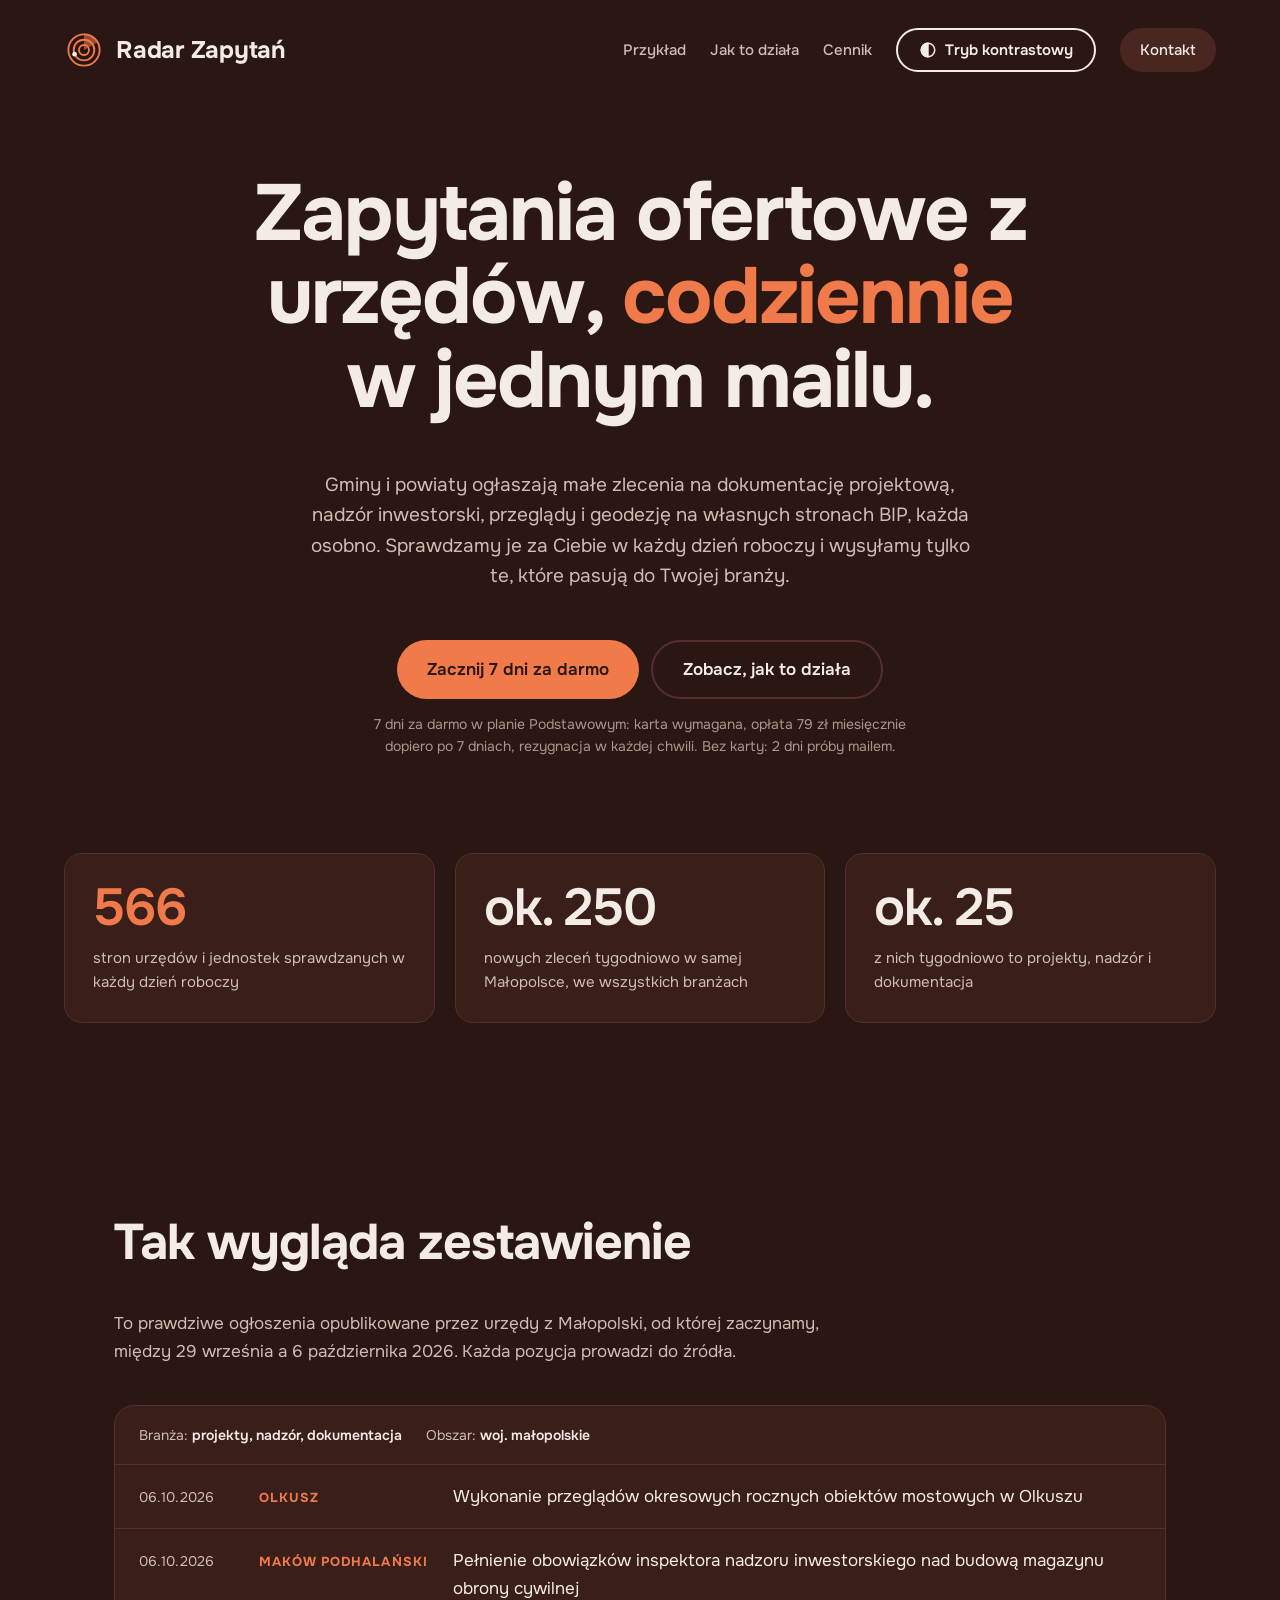
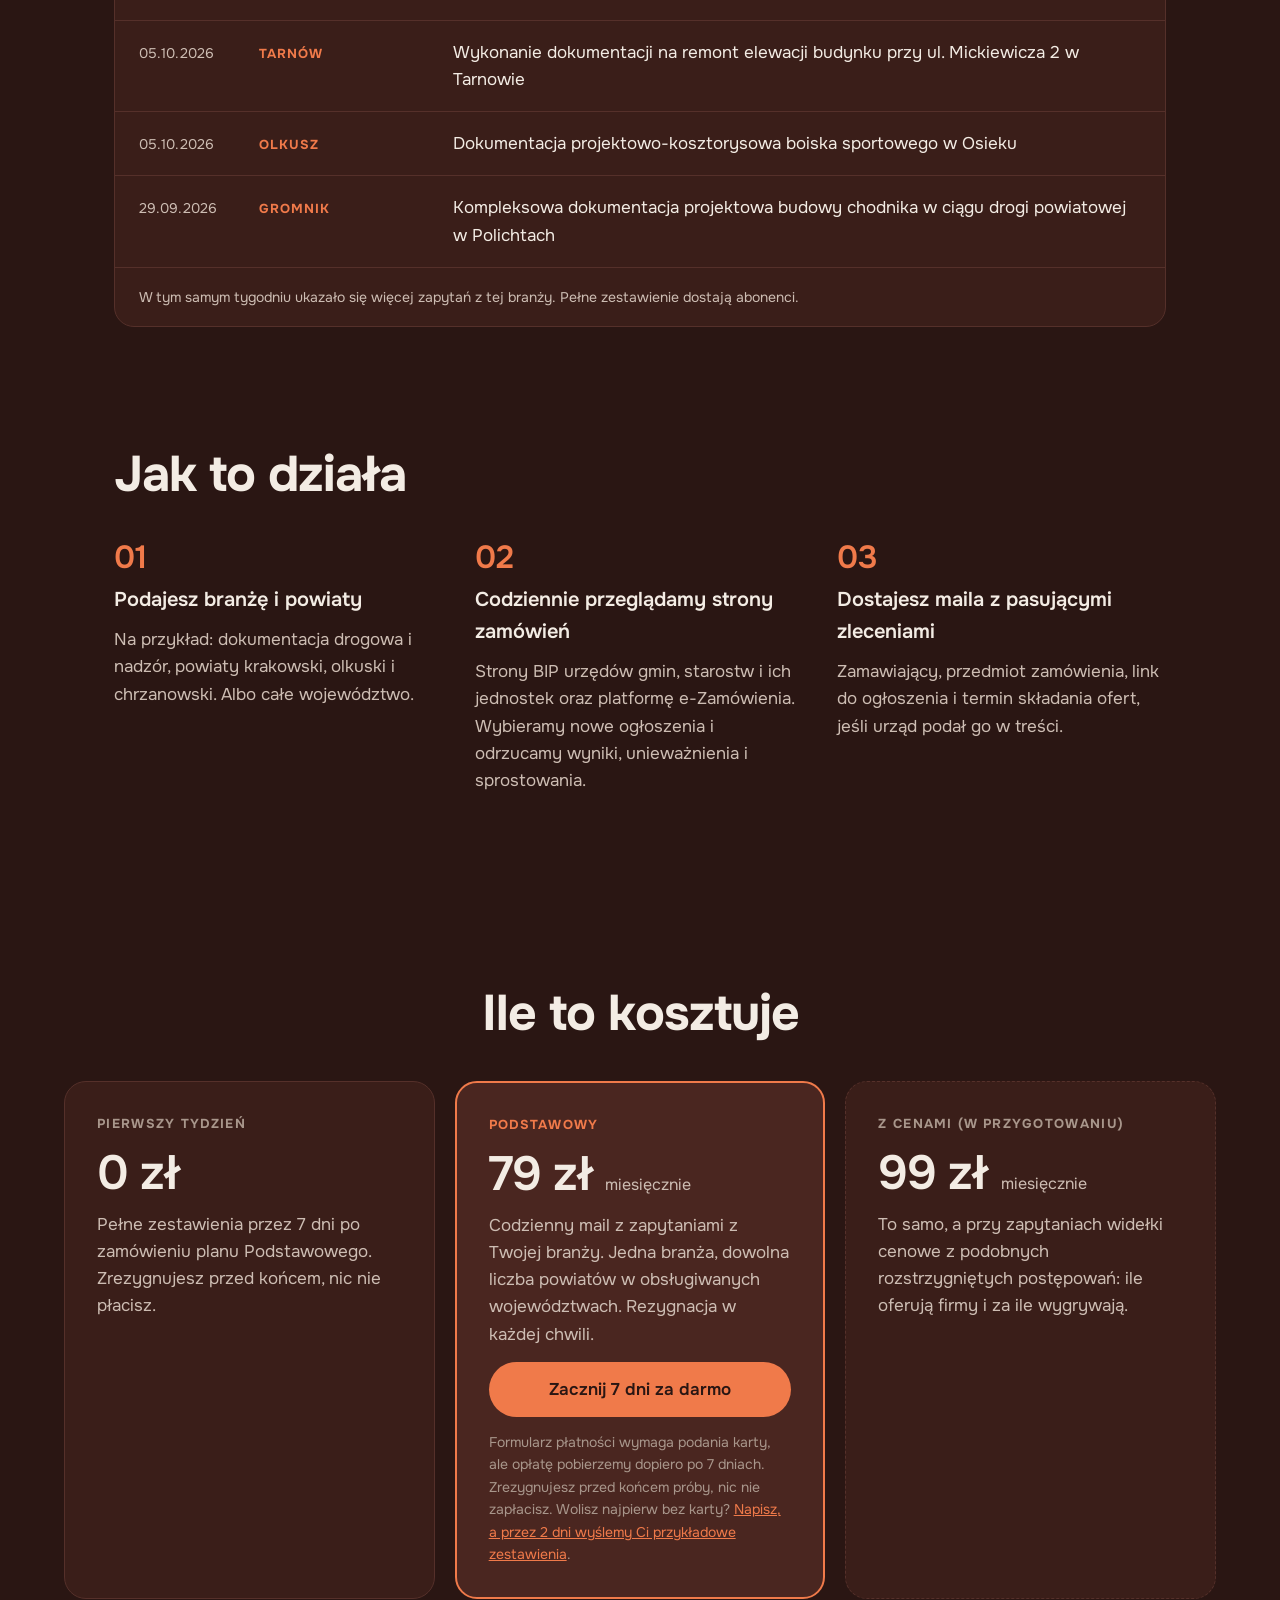
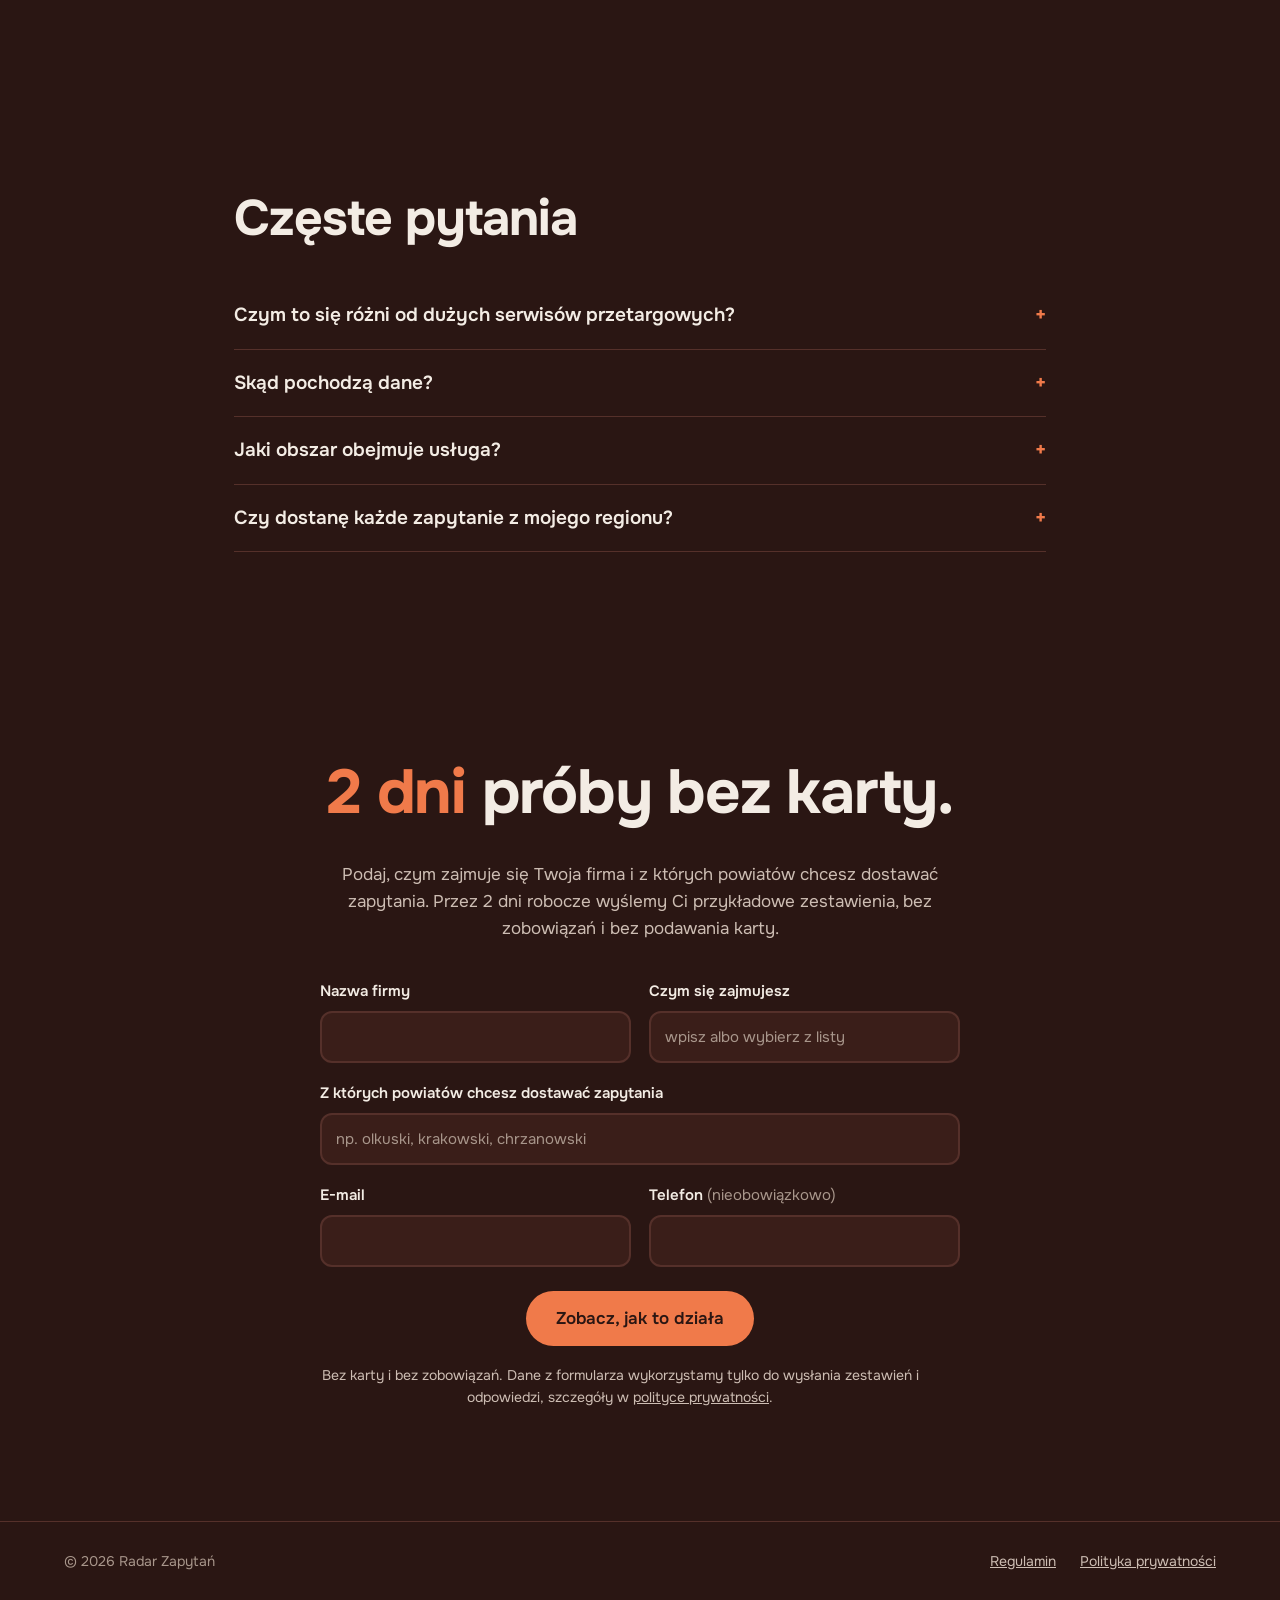
<file: index.html>
<!doctype html>
<html lang="pl">
<head>
<meta charset="utf-8">
<meta name="viewport" content="width=device-width, initial-scale=1">
<title>Radar Zapytań</title>
<link rel="icon" href="favicon.svg" type="image/svg+xml">
<link rel="icon" href="favicon-32.png" sizes="32x32" type="image/png">
<link rel="apple-touch-icon" href="apple-touch-icon.png">
<meta name="description" content="Codzienne zestawienie zapytań ofertowych z urzędów gmin i powiatów dla biur projektowych, inspektorów nadzoru i geodetów.">
<meta name="theme-color" content="#2A1613">
<link rel="preconnect" href="https://fonts.googleapis.com">
<link rel="preconnect" href="https://fonts.gstatic.com" crossorigin>
<link rel="stylesheet" href="https://fonts.googleapis.com/css2?family=Onest:wght@400;500;600;700;800&display=swap">
<script>
/* Tryb kontrastowy zapamiętany w przeglądarce odwiedzającego */
try{if(localStorage.getItem('rz-kontrast')==='1'){document.documentElement.classList.add('hc')}}catch(e){}
</script>
<style>
:root{
  --bg:#2A1613; --surface:#3A1E19; --surface2:#4A2620; --line:#55302A;
  --fg:#F3ECE4; --muted:#CDBDB3; --faint:#A8968B;
  --accent:#F07A4A; --accent-fg:#2A1613; --pill:#4A2620; --pill-fg:#F3ECE4;
  --logo:#F07A4A; --logo-dot:#F3ECE4;
  --w-head:700; --w-nav:500;
  color-scheme:dark;
}
html.hc{
  --bg:#2B2126; --surface:#45373E; --surface2:#5E1F3B; --line:#6A5560;
  --fg:#FCDFBD; --muted:#F3D6B3; --faint:#E2C6A4;
  --accent:#F5B04B; --accent-fg:#2B2126; --pill:#E00B5B; --pill-fg:#FFFFFF;
  --logo:#F5B04B; --logo-dot:#E00B5B;
  --w-head:700; --w-nav:500;
}
*{box-sizing:border-box}
html{-webkit-text-size-adjust:100%}
body{margin:0;background:var(--bg);color:var(--fg);font:400 17px/1.6 "Onest",system-ui,"Segoe UI",Arial,sans-serif}
a{color:var(--accent)}
a:hover{opacity:.9}
:focus-visible{outline:3px solid var(--accent);outline-offset:3px}
.wrap{max-width:1200px;margin:0 auto;padding-inline:24px}
.narrow{max-width:1100px}
header.top{display:flex;align-items:center;justify-content:space-between;gap:16px;flex-wrap:wrap;padding-block:28px}
.brand{display:flex;align-items:center;gap:12px;text-decoration:none;color:var(--fg);font-size:24px;font-weight:var(--w-head);letter-spacing:-.01em}
.brand svg{width:40px;height:40px;flex:none}
nav.menu{display:flex;gap:24px;align-items:center;flex-wrap:wrap;font-size:15px;font-weight:var(--w-nav)}
nav.menu a.lnk{color:var(--muted);text-decoration:none}
nav.menu a.lnk:hover{color:var(--fg)}
.btn-hc{background:transparent;color:var(--fg);border:2px solid var(--fg);font:inherit;font-weight:600;padding:8px 18px;border-radius:999px;min-height:44px;cursor:pointer;display:inline-flex;align-items:center;gap:8px;min-width:200px;justify-content:center}
.pill{background:var(--pill);color:var(--pill-fg);text-decoration:none;padding:10px 20px;border-radius:999px;min-height:44px;display:inline-flex;align-items:center}
.cta{background:var(--accent);color:var(--accent-fg);text-decoration:none;font-weight:600;padding:14px 30px;border-radius:999px;min-height:48px;display:inline-flex;align-items:center;justify-content:center}
.hero{max-width:1100px;margin:0 auto;padding:72px 24px 96px;text-align:center;display:flex;flex-direction:column;align-items:center;gap:48px}
h1{margin:0;font-weight:var(--w-head);font-size:clamp(40px,6.2vw,80px);line-height:1.05;letter-spacing:-.025em;text-wrap:balance}
h2{margin:0;font-weight:var(--w-head);font-size:clamp(32px,4.2vw,50px);line-height:1.1;letter-spacing:-.02em}
h3{margin:0;font-size:20px;font-weight:600}
.hl{color:var(--accent)}
.lead{margin:0;max-width:680px;font-size:19px;color:var(--muted)}
.cta-box{display:flex;flex-direction:column;align-items:center;gap:14px}
.cta-row{display:flex;gap:12px;flex-wrap:wrap;justify-content:center}
.cta.ghost{background:transparent;color:var(--fg);border:2px solid var(--line)}
.cta.ghost:hover{border-color:var(--fg)}
.cta-box .note{max-width:560px}
.note{font-size:14px;color:var(--faint)}
.stats{display:grid;grid-template-columns:repeat(auto-fit,minmax(240px,1fr));gap:20px;padding-bottom:96px}
.card{background:var(--surface);border:1px solid var(--line);border-radius:18px;padding:28px}
.big{font-weight:600;font-size:52px;line-height:1;letter-spacing:-.02em}
.card p{margin:12px 0 0;color:var(--muted);font-size:15px}
section.block{padding-block:96px}
.stack{display:flex;flex-direction:column;gap:40px}
.muted{color:var(--muted)}
.report{background:var(--surface);border:1px solid var(--line);border-radius:20px;overflow:hidden}
.report .meta{display:flex;flex-wrap:wrap;gap:8px 24px;padding:18px 24px;border-bottom:1px solid var(--line);font-size:14px;color:var(--muted)}
.report .meta strong{color:var(--fg);font-weight:600}
.report a.row{display:flex;flex-wrap:wrap;gap:6px 24px;align-items:baseline;padding:18px 24px;border-bottom:1px solid var(--line);text-decoration:none;color:var(--fg)}
.report a.row:hover{background:var(--surface2)}
.report .d{font-size:14px;color:var(--muted);min-width:96px}
.report .p{font-size:13px;letter-spacing:.08em;font-weight:700;color:var(--accent);min-width:170px}
.report .t{flex:1 1 360px}
.report .foot{padding:18px 24px;font-size:14px;color:var(--muted)}
.steps{display:grid;grid-template-columns:repeat(auto-fit,minmax(260px,1fr));gap:32px}
.step{display:flex;flex-direction:column;gap:10px}
.step .n{font-size:32px;font-weight:600;color:var(--accent);line-height:1}
.step p{margin:0;color:var(--muted)}
.prices{display:grid;grid-template-columns:repeat(auto-fit,minmax(280px,1fr));gap:20px;align-items:stretch}
.price{background:var(--surface);border:1px solid var(--line);border-radius:22px;padding:32px;display:flex;flex-direction:column;gap:14px}
.price.main{background:var(--surface2);border:2px solid var(--accent)}
.price.soon{border-style:dashed}
.price .lab{font-size:13px;letter-spacing:.1em;font-weight:700;color:var(--faint)}
.price.main .lab{color:var(--accent)}
.price .amt{font-weight:600;font-size:48px;line-height:1;letter-spacing:-.02em}
.price .amt small{font-size:16px;font-weight:400;letter-spacing:0;color:var(--muted)}
.price p{margin:0;color:var(--muted)}
.price .cta{margin-top:auto}
.faq{max-width:860px;margin:0 auto;padding:96px 24px}
.faq h2{margin-bottom:36px}
details{border-bottom:1px solid var(--line);padding:18px 0}
summary{cursor:pointer;list-style:none;font-size:19px;font-weight:600}
summary::-webkit-details-marker{display:none}
summary::after{content:"+";float:right;color:var(--accent);font-weight:700}
details[open] summary::after{content:"–"}
details p{margin:12px 0 0;color:var(--muted)}
.contact{max-width:900px;margin:0 auto;padding:112px 24px;text-align:center;display:flex;flex-direction:column;align-items:center;gap:36px}
.contact p{margin:0;max-width:600px;color:var(--muted)}
.form{width:100%;max-width:640px;display:flex;flex-direction:column;gap:18px;text-align:left}
.form label{display:flex;flex-direction:column;gap:8px;font-weight:600;font-size:15px;color:var(--fg)}
.form .opt{font-weight:400;color:var(--faint)}
.form input{font:inherit;font-weight:400;color:var(--fg);background:var(--surface);border:2px solid var(--line);border-radius:12px;padding:12px 14px;min-height:48px;width:100%;box-sizing:border-box}
.form input::placeholder{color:var(--faint)}
.form input:focus{outline:none;border-color:var(--accent)}
.form .row2{display:grid;grid-template-columns:1fr 1fr;gap:18px}
.form button.cta{border:0;font:inherit;font-weight:600;cursor:pointer;align-self:center;margin-top:6px}
.form button.cta[disabled]{opacity:.6;cursor:wait}
.form .form-msg{text-align:center;margin:0}
.form .form-msg a{color:inherit}
.form .bad{border-color:#E5484D}
.hp{position:absolute;left:-9999px;width:1px;height:1px;opacity:0}
@media(max-width:640px){.form .row2{grid-template-columns:1fr}}
footer.bottom{border-top:1px solid var(--line)}
footer .wrap{display:flex;flex-wrap:wrap;gap:12px 28px;justify-content:space-between;padding-block:28px;font-size:14px;color:var(--faint)}
footer .links{display:flex;gap:24px;flex-wrap:wrap}
footer .links a{color:var(--muted)}
@media (max-width:640px){
  nav.menu a.lnk{display:none}
  .hero{padding-top:40px;gap:36px}
  section.block{padding-block:64px}
}
</style>
</head>
<body>

<header class="wrap top">
  <a class="brand" href="#" aria-label="Radar Zapytań – strona główna">
    <svg viewBox="0 0 256 256" aria-hidden="true"><circle cx="128" cy="128" r="100" fill="none" stroke="var(--logo)" stroke-width="12"/><circle cx="128" cy="128" r="66" fill="none" stroke="var(--logo)" stroke-width="12"/><circle cx="128" cy="128" r="32" fill="none" stroke="var(--logo)" stroke-width="12"/><path d="M128 128 L128 22 A106 106 0 0 1 219.8 75.0 Z" fill="var(--logo)" opacity="0.55"/><circle cx="67.7" cy="154.8" r="15" fill="var(--logo-dot)"/></svg>
    <span>Radar Zapytań</span>
  </a>
  <nav class="menu" aria-label="Menu">
    <a class="lnk" href="#przyklad">Przykład</a>
    <a class="lnk" href="#jak">Jak to działa</a>
    <a class="lnk" href="#cennik">Cennik</a>
    <button type="button" class="btn-hc" id="btn-hc" aria-pressed="false">
      <svg viewBox="0 0 24 24" width="18" height="18" aria-hidden="true" fill="none" stroke="currentColor" stroke-width="2"><circle cx="12" cy="12" r="9"/><path d="M12 3a9 9 0 0 0 0 18z" fill="currentColor"/></svg>
      <span id="hc-label">Tryb kontrastowy</span>
    </button>
    <a class="pill" href="#kontakt">Kontakt</a>
  </nav>
</header>

<main>
<section class="hero">
  <h1>Zapytania ofertowe z urzędów, <span class="hl">codziennie</span> w jednym mailu.</h1>
  <p class="lead">Gminy i powiaty ogłaszają małe zlecenia na dokumentację projektową, nadzór inwestorski, przeglądy i geodezję na własnych stronach BIP, każda osobno. Sprawdzamy je za Ciebie w każdy dzień roboczy i wysyłamy tylko te, które pasują do Twojej branży.</p>
  <div class="cta-box">
    <div class="cta-row">
      <a class="cta" href="https://buy.stripe.com/28E7sKctQ4sN3mMg6p4Rq00">Zacznij 7 dni za darmo</a>
      <a class="cta ghost" href="#kontakt">Zobacz, jak to działa</a>
    </div>
    <span class="note">7 dni za darmo w planie Podstawowym: karta wymagana, opłata 79 zł miesięcznie dopiero po 7 dniach, rezygnacja w każdej chwili. Bez karty: 2 dni próby mailem.</span>
  </div>
</section>

<div class="wrap">
  <div class="stats">
    <div class="card"><div class="big hl">566</div><p>stron urzędów i jednostek sprawdzanych w każdy dzień roboczy</p></div>
    <div class="card"><div class="big">ok. 250</div><p>nowych zleceń tygodniowo w samej Małopolsce, we wszystkich branżach</p></div>
    <div class="card"><div class="big">ok. 25</div><p>z nich tygodniowo to projekty, nadzór i dokumentacja</p></div>
  </div>
</div>

<section id="przyklad" class="block">
  <div class="wrap narrow stack">
    <h2>Tak wygląda zestawienie</h2>
    <p class="muted" style="margin:0;max-width:720px">To prawdziwe ogłoszenia opublikowane przez urzędy z Małopolski, od której zaczynamy, między 29 września a 6 października 2026. Każda pozycja prowadzi do źródła.</p>
    <div class="report">
      <div class="meta"><span>Branża: <strong>projekty, nadzór, dokumentacja</strong></span><span>Obszar: <strong>woj. małopolskie</strong></span></div>
      <a class="row" href="https://bip.malopolska.pl/umigolkusz,a,2943578,wykonanie-przegladow-okresowych-rocznych-obiektow-mostowych-w-olkuszu.html"><span class="d">06.10.2026</span><span class="p">OLKUSZ</span><span class="t">Wykonanie przeglądów okresowych rocznych obiektów mostowych w Olkuszu</span></a>
      <a class="row" href="https://bip.malopolska.pl/ummakowpodhalanski,a,2942583,pelnienie-obowiazkow-inspektora-nadzoru-inwestorskiego-nad-robotami-budowlanymi-do-zadania-pn-budowa.html"><span class="d">06.10.2026</span><span class="p">MAKÓW PODHALAŃSKI</span><span class="t">Pełnienie obowiązków inspektora nadzoru inwestorskiego nad budową magazynu obrony cywilnej</span></a>
      <a class="row" href="https://bip.malopolska.pl/umtarnow,a,2935955,wykonanie-dokumentacji-na-remont-elewacji-budynku-przy-ul-mickiewicza-2-w-tarnowie.html"><span class="d">05.10.2026</span><span class="p">TARNÓW</span><span class="t">Wykonanie dokumentacji na remont elewacji budynku przy ul. Mickiewicza 2 w Tarnowie</span></a>
      <a class="row" href="https://bip.malopolska.pl/umigolkusz,a,2926338,wykonanie-dokumentacji-projektowo-kosztorysowej-dla-zadania-projekt-boiska-sportowego-w-osieku.html"><span class="d">05.10.2026</span><span class="p">OLKUSZ</span><span class="t">Dokumentacja projektowo-kosztorysowa boiska sportowego w Osieku</span></a>
      <a class="row" href="https://bip.malopolska.pl/uggromnik,a,2917947,zapytanie-ofertowe-pn-opracowanie-kompleksowej-dokumentacji-projektowej-na-budowe-chodnika-w-ciagu-d.html"><span class="d">29.09.2026</span><span class="p">GROMNIK</span><span class="t">Kompleksowa dokumentacja projektowa budowy chodnika w ciągu drogi powiatowej w Polichtach</span></a>
      <div class="foot">W tym samym tygodniu ukazało się więcej zapytań z tej branży. Pełne zestawienie dostają abonenci.</div>
    </div>
  </div>
</section>

<section id="jak" class="block" style="padding-top:24px">
  <div class="wrap narrow stack">
    <h2>Jak to działa</h2>
    <div class="steps">
      <div class="step"><span class="n">01</span><h3>Podajesz branżę i powiaty</h3><p>Na przykład: dokumentacja drogowa i nadzór, powiaty krakowski, olkuski i chrzanowski. Albo całe województwo.</p></div>
      <div class="step"><span class="n">02</span><h3>Codziennie przeglądamy strony zamówień</h3><p>Strony BIP urzędów gmin, starostw i ich jednostek oraz platformę e-Zamówienia. Wybieramy nowe ogłoszenia i odrzucamy wyniki, unieważnienia i sprostowania.</p></div>
      <div class="step"><span class="n">03</span><h3>Dostajesz maila z pasującymi zleceniami</h3><p>Zamawiający, przedmiot zamówienia, link do ogłoszenia i termin składania ofert, jeśli urząd podał go w treści.</p></div>
    </div>
  </div>
</section>

<section id="cennik" class="block">
  <div class="wrap stack">
    <h2 style="text-align:center">Ile to kosztuje</h2>
    <div class="prices">
      <div class="price">
        <span class="lab">PIERWSZY TYDZIEŃ</span>
        <span class="amt">0 zł</span>
        <p>Pełne zestawienia przez 7 dni po zamówieniu planu Podstawowego. Zrezygnujesz przed końcem, nic nie płacisz.</p>
      </div>
      <div class="price main">
        <span class="lab">PODSTAWOWY</span>
        <span class="amt">79 zł <small>miesięcznie</small></span>
        <p>Codzienny mail z zapytaniami z Twojej branży. Jedna branża, dowolna liczba powiatów w obsługiwanych województwach. Rezygnacja w każdej chwili.</p>
        <a class="cta" href="https://buy.stripe.com/28E7sKctQ4sN3mMg6p4Rq00">Zacznij 7 dni za darmo</a>
        <span class="note">Formularz płatności wymaga podania karty, ale opłatę pobierzemy dopiero po 7 dniach. Zrezygnujesz przed końcem próby, nic nie zapłacisz. Wolisz najpierw bez karty? <a href="#kontakt">Napisz, a przez 2 dni wyślemy Ci przykładowe zestawienia</a>.</span>
      </div>
      <div class="price soon">
        <span class="lab">Z CENAMI (W PRZYGOTOWANIU)</span>
        <span class="amt">99 zł <small>miesięcznie</small></span>
        <p>To samo, a przy zapytaniach widełki cenowe z podobnych rozstrzygniętych postępowań: ile oferują firmy i za ile wygrywają.</p>
      </div>
    </div>
  </div>
</section>

<section class="faq">
  <h2>Częste pytania</h2>
  <details><summary>Czym to się różni od dużych serwisów przetargowych?</summary><p>Oprócz ogłoszeń z Biuletynu Zamówień Publicznych sprawdzamy małe zamówienia poniżej progu ustawowego, który od 2026 roku wynosi 170 tys. zł netto. Takie zlecenia trafiają tylko na stronę urzędu i zwykle startuje w nich kilka firm. W naszym teście z 1–8 października 2026 około 40% zapytań znalezionych na stronach BIP nie było w jednym z dużych serwisów przetargowych.</p></details>
  <details><summary>Skąd pochodzą dane?</summary><p>Wyłącznie z publicznych stron Biuletynu Informacji Publicznej urzędów i ich jednostek. Niczego nie zmieniamy w treści ogłoszeń, a każda pozycja ma link do oryginału.</p></details>
  <details><summary>Jaki obszar obejmuje usługa?</summary><p>Zaczęliśmy od województwa małopolskiego i stopniowo dodajemy kolejne. Jeśli interesuje Cię inny region, napisz, a damy znać, kiedy go uruchomimy. W Małopolsce nie obejmujemy jeszcze urzędów miast Krakowa, Nowego Sącza i Zakopanego, które prowadzą BIP w osobnych systemach.</p></details>
  <details><summary>Czy dostanę każde zapytanie z mojego regionu?</summary><p>Nie możemy tego obiecać. Część urzędów wysyła zapytania bezpośrednio do wybranych firm i nie publikuje ich na stronie. Dostajesz wszystko, co ukazało się w sprawdzanych przez nas sekcjach zamówień.</p></details>
</section>

<section id="kontakt" class="contact">
  <h2 style="font-size:clamp(36px,5vw,62px);line-height:1.05"><span class="hl">2 dni</span> próby bez karty.</h2>
  <p>Podaj, czym zajmuje się Twoja firma i z których powiatów chcesz dostawać zapytania. Przez 2 dni robocze wyślemy Ci przykładowe zestawienia, bez zobowiązań i bez podawania karty.</p>
  <form class="form" id="form-proba" action="https://api.web3forms.com/submit" method="POST" novalidate>
    <input type="hidden" name="access_key" value="1658210f-44ff-498b-a741-18593de4dcaa">
    <input type="hidden" name="subject" value="2 dni próby – nowe zgłoszenie (Radar Zapytań)">
    <input type="hidden" name="from_name" value="Radar Zapytań – formularz">
    <input type="checkbox" name="botcheck" class="hp" tabindex="-1" autocomplete="off" aria-hidden="true">
    <div class="row2">
      <label>Nazwa firmy<input name="firma" required autocomplete="organization"></label>
      <label>Czym się zajmujesz<input name="branza" list="branze" required autocomplete="off" placeholder="wpisz albo wybierz z listy"></label>
      <datalist id="branze">
        <option value="Biuro projektowe / architekt">
        <option value="Projekty drogowe">
        <option value="Projekty instalacyjne i sanitarne">
        <option value="Projekty elektryczne">
        <option value="Inspektor nadzoru">
        <option value="Geodeta">
        <option value="Kosztorysant">
      </datalist>
    </div>
    <label>Z których powiatów chcesz dostawać zapytania<input name="powiaty" required placeholder="np. olkuski, krakowski, chrzanowski"></label>
    <div class="row2">
      <label>E-mail<input type="email" name="email" required autocomplete="email"></label>
      <label><span>Telefon <span class="opt">(nieobowiązkowo)</span></span><input type="tel" name="telefon" autocomplete="tel"></label>
    </div>
    <button type="submit" class="cta" id="btn-proba">Zobacz, jak to działa</button>
    <p class="note form-msg" id="proba-note" aria-live="polite">Bez karty i bez zobowiązań. Dane z formularza wykorzystamy tylko do wysłania zestawień i odpowiedzi, szczegóły w <a href="polityka-prywatnosci.html">polityce prywatności</a>.</p>
  </form>
</section>
</main>

<footer class="bottom">
  <div class="wrap">
    <span>© 2026 Radar Zapytań</span>
    <span class="links"><a href="regulamin.html">Regulamin</a><a href="polityka-prywatnosci.html">Polityka prywatności</a></span>
  </div>
</footer>

<script>
(function(){
  var root=document.documentElement, btn=document.getElementById('btn-hc'), label=document.getElementById('hc-label');
  function sync(){var on=root.classList.contains('hc');btn.setAttribute('aria-pressed',on?'true':'false');label.textContent=on?'Tryb zwykły':'Tryb kontrastowy';}
  btn.addEventListener('click',function(){root.classList.toggle('hc');try{localStorage.setItem('rz-kontrast',root.classList.contains('hc')?'1':'0')}catch(e){}sync();});
  sync();
  var form=document.getElementById('form-proba'), btn2=document.getElementById('btn-proba'), note=document.getElementById('proba-note');
  form.addEventListener('submit',function(e){
    e.preventDefault();
    var ok=true;
    Array.prototype.forEach.call(form.querySelectorAll('[required]'),function(el){var bad=!el.value.trim()||(el.type==='email'&&!/^[^@\s]+@[^@\s]+\.[^@\s]+$/.test(el.value.trim()));el.classList.toggle('bad',bad);if(bad&&ok){el.focus();ok=false;}});
    if(!ok){note.textContent='Uzupełnij zaznaczone pola.';return;}
    btn2.disabled=true; note.textContent='Wysyłam…';
    fetch(form.action,{method:'POST',headers:{'Accept':'application/json'},body:new FormData(form)})
      .then(function(r){return r.json()})
      .then(function(d){
        if(d&&d.success){form.innerHTML='<h3 style="margin:0;text-align:center;font-size:24px">Dziękujemy, zgłoszenie dotarło.</h3><p style="text-align:center;margin:0 auto">Odezwiemy się mailem i wyślemy pierwsze przykładowe zestawienie.</p>';}
        else{throw 0;}
      })
      .catch(function(){btn2.disabled=false;note.textContent='Nie udało się wysłać. Spróbuj ponownie za chwilę.';});
  });
})();
</script>
</body>
</html>
</file>
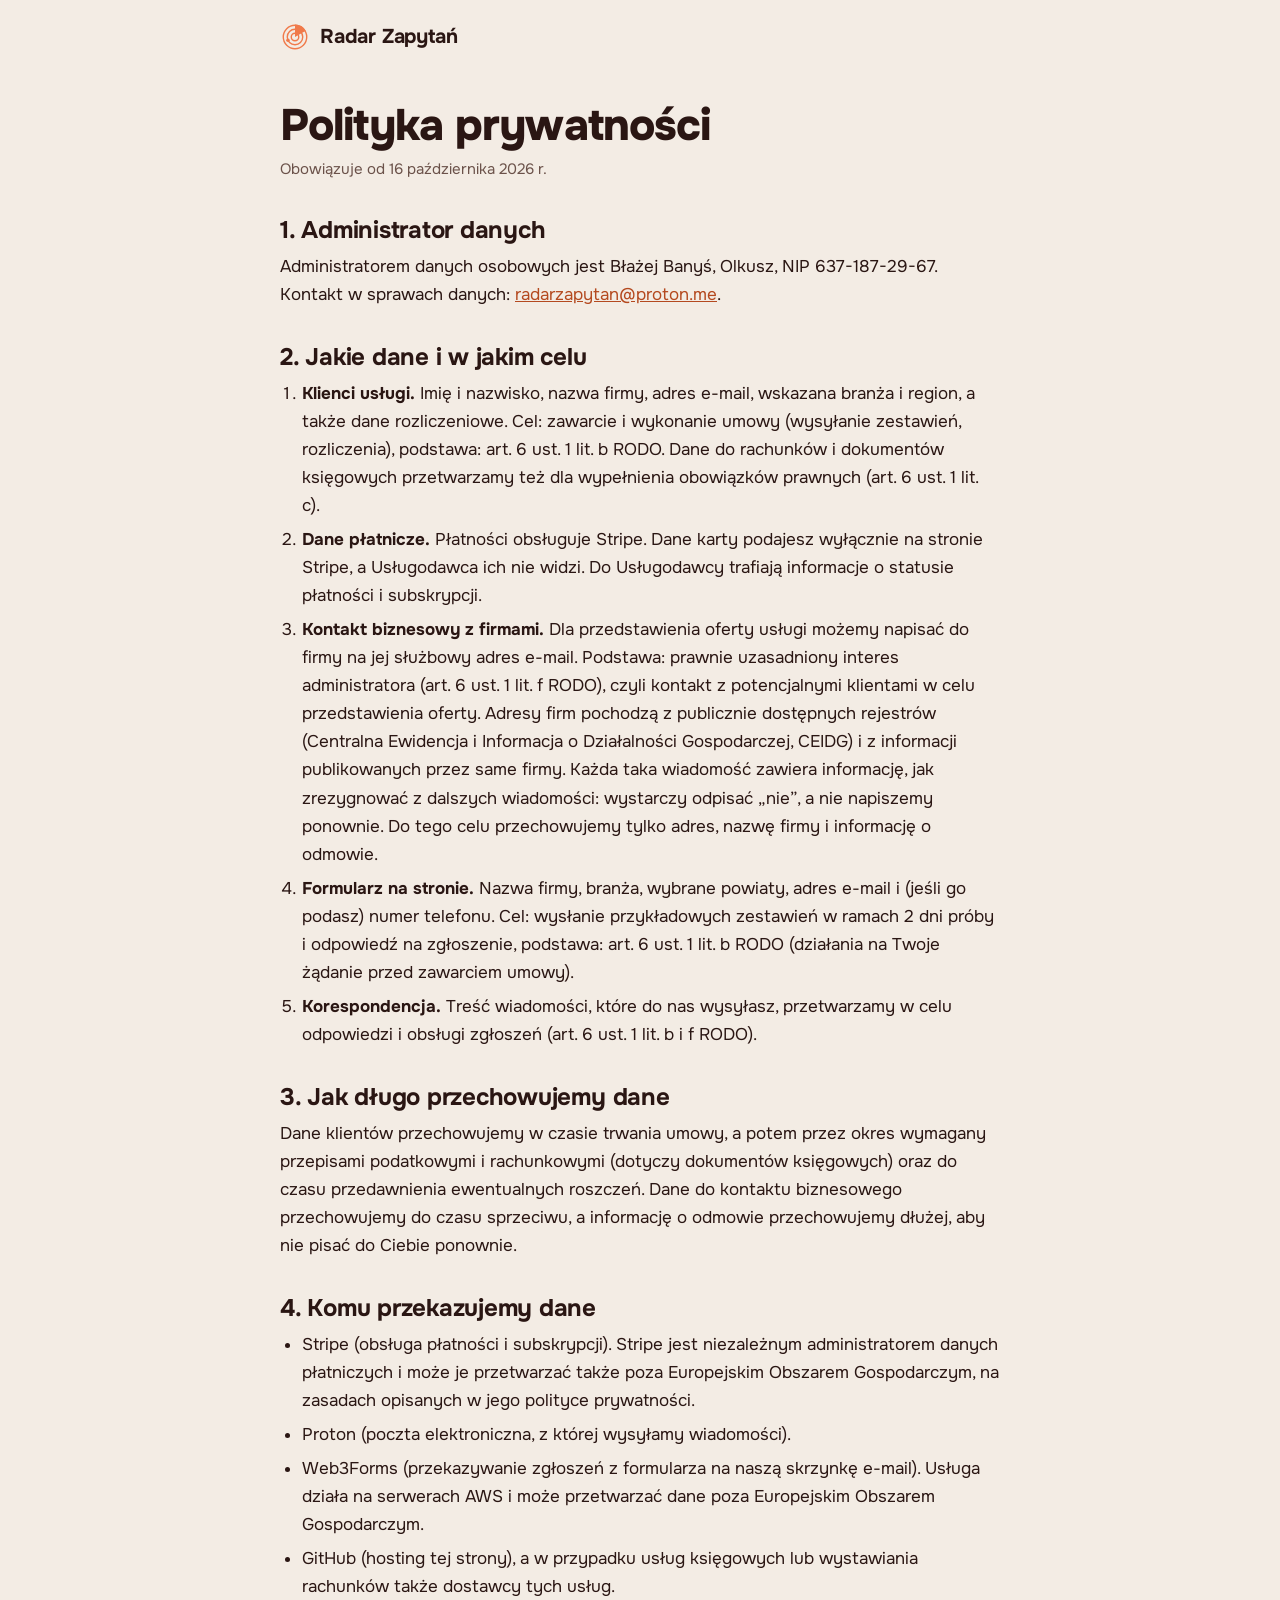
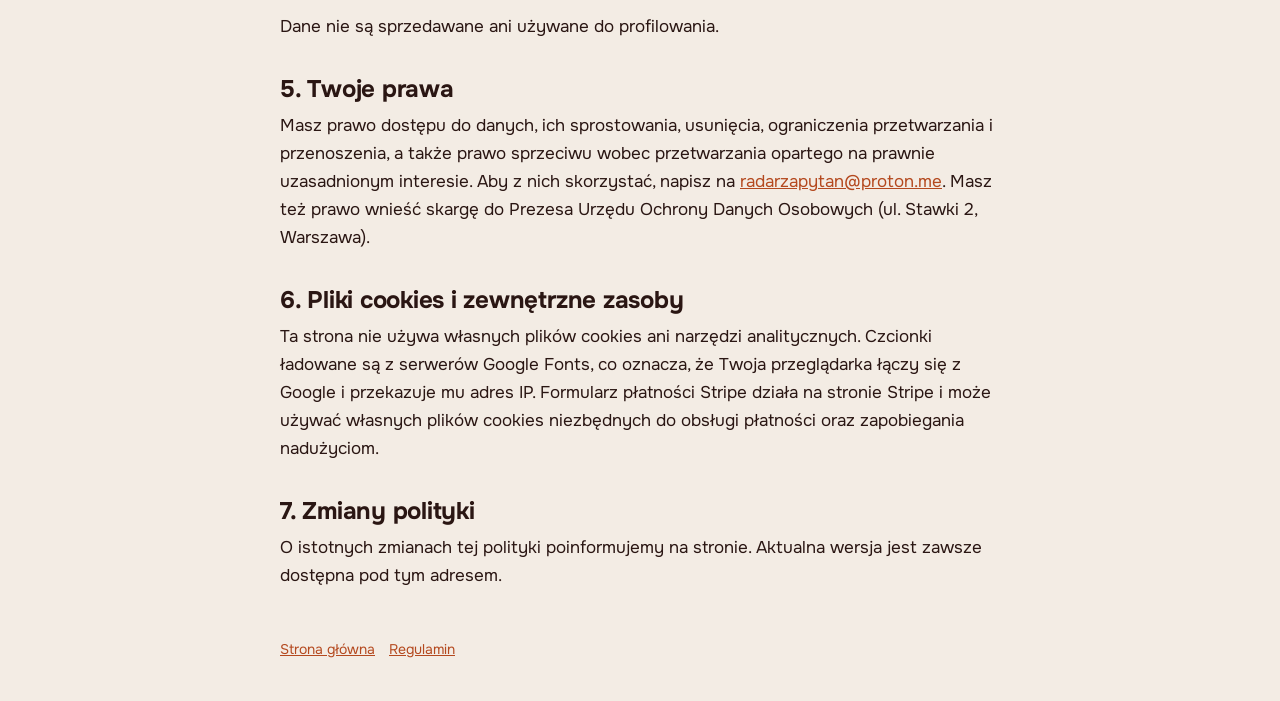
<file: polityka-prywatnosci.html>
<!doctype html>
<html lang="pl">
<head>
<meta charset="utf-8">
<meta name="viewport" content="width=device-width, initial-scale=1">
<title>Polityka prywatności – Radar Zapytań</title>
<meta name="description" content="Polityka prywatności usługi Radar Zapytań: jakie dane przetwarzamy, po co, komu je powierzamy i jakie prawa Ci przysługują.">
<link rel="icon" href="favicon.svg" type="image/svg+xml">
<link rel="stylesheet" href="https://fonts.googleapis.com/css2?family=Onest:wght@400;500;600;700;800&display=swap">
<link rel="stylesheet" href="prawo.css">
</head>
<body>
<div class="wrap">
<header class="top">
  <a class="brand" href="./">
    <svg viewBox="0 0 256 256" aria-hidden="true"><circle cx="128" cy="128" r="100" fill="none" stroke="currentColor" stroke-width="12"/><circle cx="128" cy="128" r="66" fill="none" stroke="currentColor" stroke-width="12"/><circle cx="128" cy="128" r="32" fill="none" stroke="currentColor" stroke-width="12"/><path d="M128 128 L128 22 A106 106 0 0 1 219.8 75.0 Z" fill="var(--accent)"/><circle cx="67.7" cy="154.8" r="15" fill="var(--accent)"/></svg>
    Radar Zapytań
  </a>
</header>
<main>
<h1>Polityka prywatności</h1>
<p class="meta">Obowiązuje od 16 października 2026 r.</p>

<h2>1. Administrator danych</h2>
<p>Administratorem danych osobowych jest Błażej Banyś, Olkusz, NIP 637-187-29-67. Kontakt w sprawach danych: <a href="mailto:radarzapytan@proton.me">radarzapytan@proton.me</a>.</p>

<h2>2. Jakie dane i w jakim celu</h2>
<ol>
  <li><strong>Klienci usługi.</strong> Imię i nazwisko, nazwa firmy, adres e-mail, wskazana branża i region, a także dane rozliczeniowe. Cel: zawarcie i wykonanie umowy (wysyłanie zestawień, rozliczenia), podstawa: art. 6 ust. 1 lit. b RODO. Dane do rachunków i dokumentów księgowych przetwarzamy też dla wypełnienia obowiązków prawnych (art. 6 ust. 1 lit. c).</li>
  <li><strong>Dane płatnicze.</strong> Płatności obsługuje Stripe. Dane karty podajesz wyłącznie na stronie Stripe, a Usługodawca ich nie widzi. Do Usługodawcy trafiają informacje o statusie płatności i subskrypcji.</li>
  <li><strong>Kontakt biznesowy z firmami.</strong> Dla przedstawienia oferty usługi możemy napisać do firmy na jej służbowy adres e-mail. Podstawa: prawnie uzasadniony interes administratora (art. 6 ust. 1 lit. f RODO), czyli kontakt z potencjalnymi klientami w celu przedstawienia oferty. Adresy firm pochodzą z publicznie dostępnych rejestrów (Centralna Ewidencja i Informacja o Działalności Gospodarczej, CEIDG) i z informacji publikowanych przez same firmy. Każda taka wiadomość zawiera informację, jak zrezygnować z dalszych wiadomości: wystarczy odpisać „nie”, a nie napiszemy ponownie. Do tego celu przechowujemy tylko adres, nazwę firmy i informację o odmowie.</li>
  <li><strong>Formularz na stronie.</strong> Nazwa firmy, branża, wybrane powiaty, adres e-mail i (jeśli go podasz) numer telefonu. Cel: wysłanie przykładowych zestawień w ramach 2 dni próby i odpowiedź na zgłoszenie, podstawa: art. 6 ust. 1 lit. b RODO (działania na Twoje żądanie przed zawarciem umowy).</li>
  <li><strong>Korespondencja.</strong> Treść wiadomości, które do nas wysyłasz, przetwarzamy w celu odpowiedzi i obsługi zgłoszeń (art. 6 ust. 1 lit. b i f RODO).</li>
</ol>

<h2>3. Jak długo przechowujemy dane</h2>
<p>Dane klientów przechowujemy w czasie trwania umowy, a potem przez okres wymagany przepisami podatkowymi i rachunkowymi (dotyczy dokumentów księgowych) oraz do czasu przedawnienia ewentualnych roszczeń. Dane do kontaktu biznesowego przechowujemy do czasu sprzeciwu, a informację o odmowie przechowujemy dłużej, aby nie pisać do Ciebie ponownie.</p>

<h2>4. Komu przekazujemy dane</h2>
<ul>
  <li>Stripe (obsługa płatności i subskrypcji). Stripe jest niezależnym administratorem danych płatniczych i może je przetwarzać także poza Europejskim Obszarem Gospodarczym, na zasadach opisanych w jego polityce prywatności.</li>
  <li>Proton (poczta elektroniczna, z której wysyłamy wiadomości).</li>
  <li>Web3Forms (przekazywanie zgłoszeń z formularza na naszą skrzynkę e-mail). Usługa działa na serwerach AWS i może przetwarzać dane poza Europejskim Obszarem Gospodarczym.</li>
  <li>GitHub (hosting tej strony), a w przypadku usług księgowych lub wystawiania rachunków także dostawcy tych usług.</li>
</ul>
<p>Dane nie są sprzedawane ani używane do profilowania.</p>

<h2>5. Twoje prawa</h2>
<p>Masz prawo dostępu do danych, ich sprostowania, usunięcia, ograniczenia przetwarzania i przenoszenia, a także prawo sprzeciwu wobec przetwarzania opartego na prawnie uzasadnionym interesie. Aby z nich skorzystać, napisz na <a href="mailto:radarzapytan@proton.me">radarzapytan@proton.me</a>. Masz też prawo wnieść skargę do Prezesa Urzędu Ochrony Danych Osobowych (ul. Stawki 2, Warszawa).</p>

<h2>6. Pliki cookies i zewnętrzne zasoby</h2>
<p>Ta strona nie używa własnych plików cookies ani narzędzi analitycznych. Czcionki ładowane są z serwerów Google Fonts, co oznacza, że Twoja przeglądarka łączy się z Google i przekazuje mu adres IP. Formularz płatności Stripe działa na stronie Stripe i może używać własnych plików cookies niezbędnych do obsługi płatności oraz zapobiegania nadużyciom.</p>

<h2>7. Zmiany polityki</h2>
<p>O istotnych zmianach tej polityki poinformujemy na stronie. Aktualna wersja jest zawsze dostępna pod tym adresem.</p>
</main>
<footer>
  <a href="./">Strona główna</a><a href="regulamin.html">Regulamin</a>
</footer>
</div>
</body>
</html>
</file>
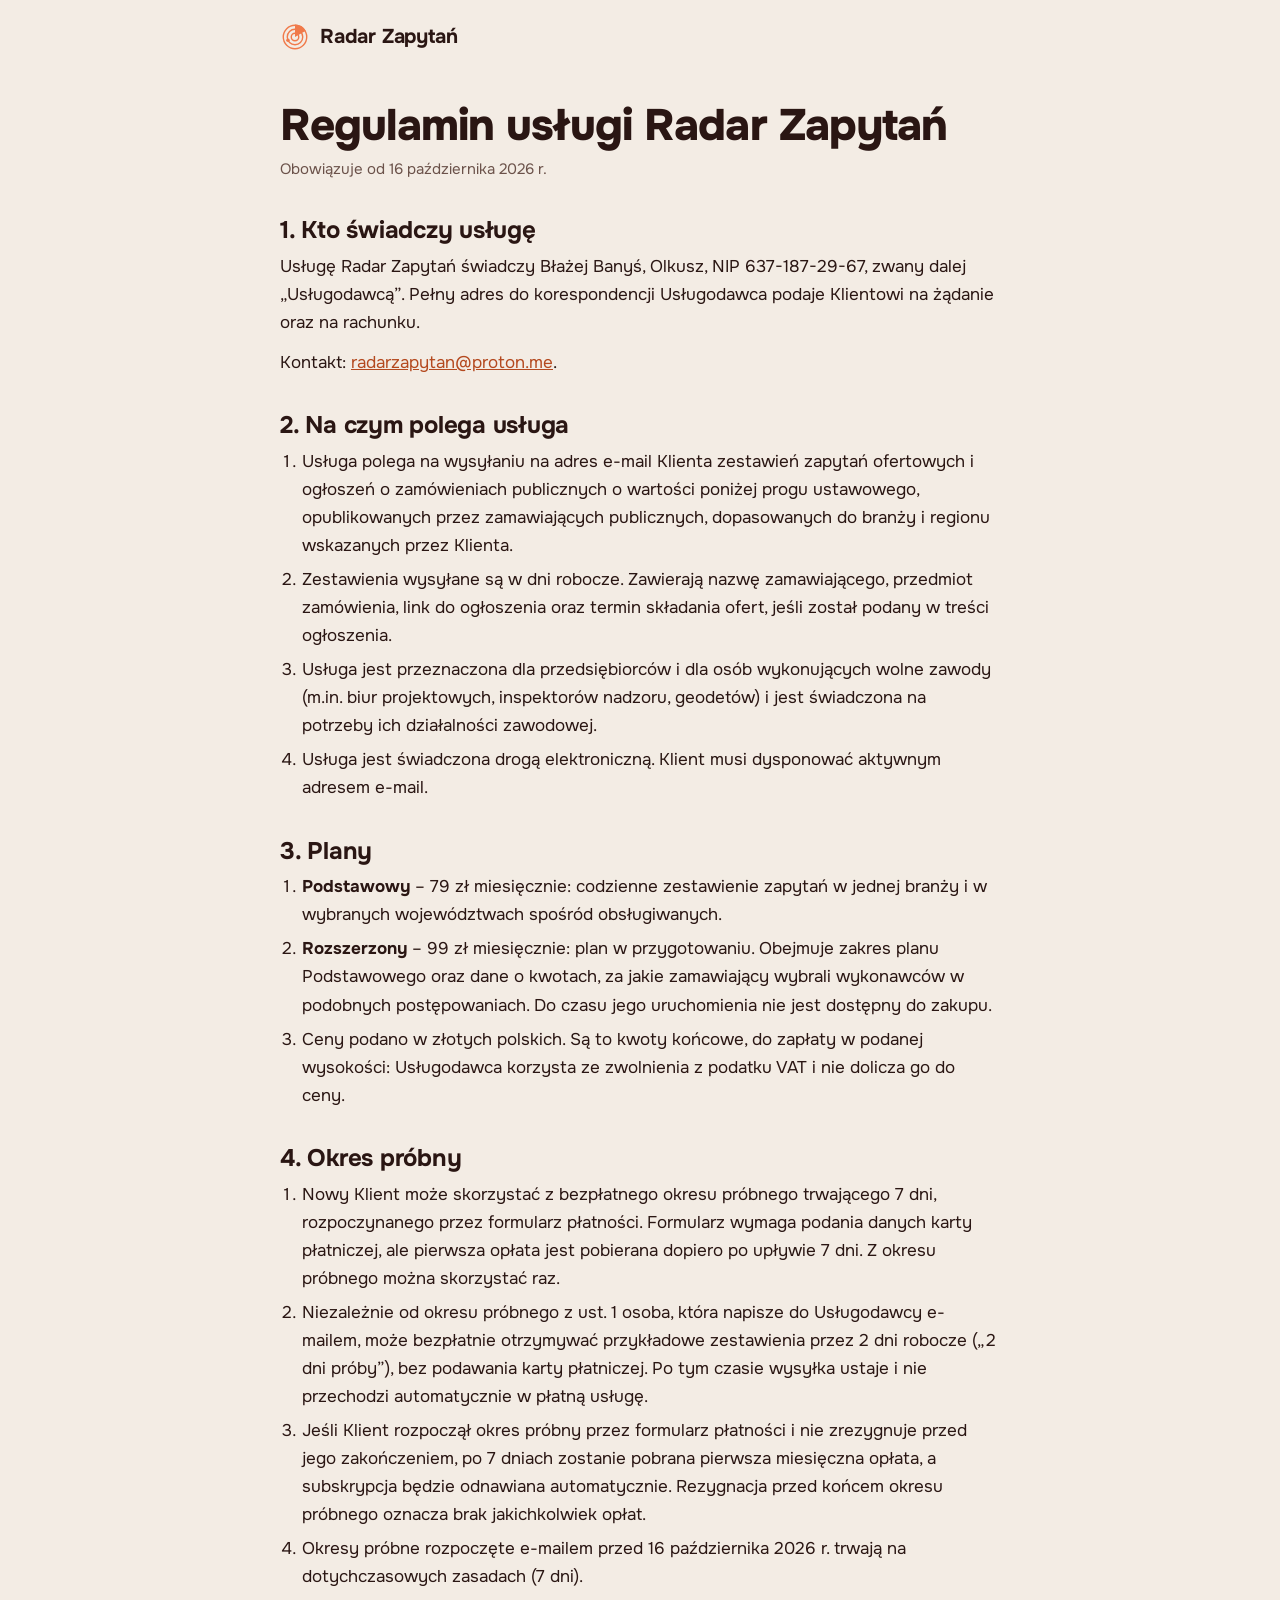
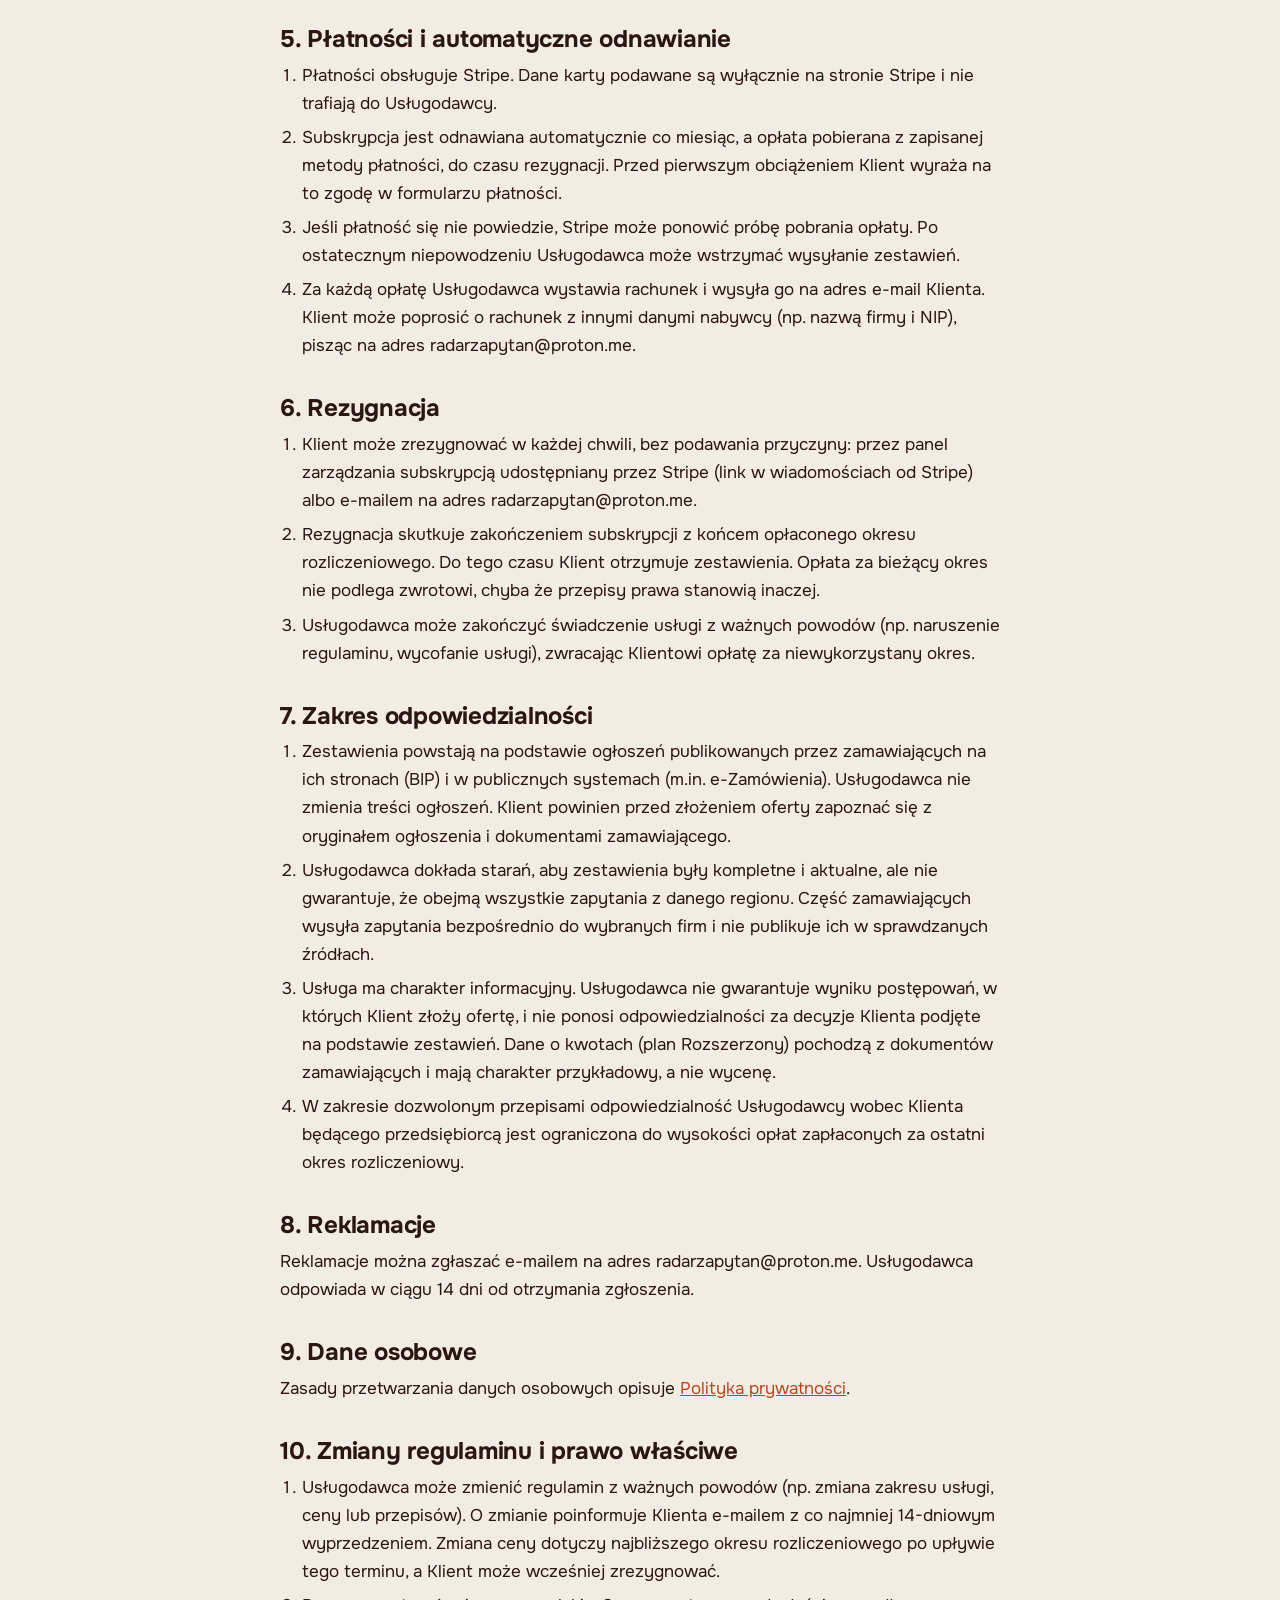
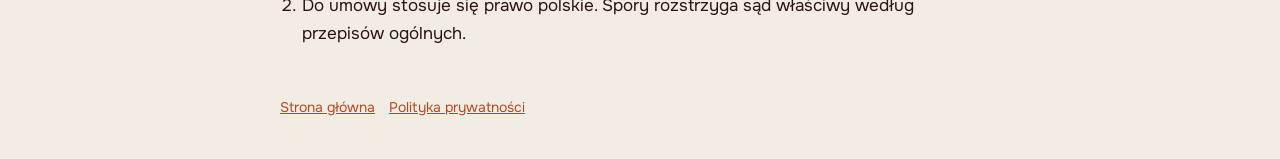
<file: regulamin.html>
<!doctype html>
<html lang="pl">
<head>
<meta charset="utf-8">
<meta name="viewport" content="width=device-width, initial-scale=1">
<title>Regulamin – Radar Zapytań</title>
<meta name="description" content="Regulamin usługi Radar Zapytań: zasady subskrypcji, okresu próbnego, płatności i rezygnacji.">
<link rel="icon" href="favicon.svg" type="image/svg+xml">
<link rel="stylesheet" href="https://fonts.googleapis.com/css2?family=Onest:wght@400;500;600;700;800&display=swap">
<link rel="stylesheet" href="prawo.css">
</head>
<body>
<div class="wrap">
<header class="top">
  <a class="brand" href="./">
    <svg viewBox="0 0 256 256" aria-hidden="true"><circle cx="128" cy="128" r="100" fill="none" stroke="currentColor" stroke-width="12"/><circle cx="128" cy="128" r="66" fill="none" stroke="currentColor" stroke-width="12"/><circle cx="128" cy="128" r="32" fill="none" stroke="currentColor" stroke-width="12"/><path d="M128 128 L128 22 A106 106 0 0 1 219.8 75.0 Z" fill="var(--accent)"/><circle cx="67.7" cy="154.8" r="15" fill="var(--accent)"/></svg>
    Radar Zapytań
  </a>
</header>
<main>
<h1>Regulamin usługi Radar Zapytań</h1>
<p class="meta">Obowiązuje od 16 października 2026 r.</p>

<h2>1. Kto świadczy usługę</h2>
<p>Usługę Radar Zapytań świadczy Błażej Banyś, Olkusz, NIP 637-187-29-67, zwany dalej „Usługodawcą”. Pełny adres do korespondencji Usługodawca podaje Klientowi na żądanie oraz na rachunku.</p>
<p>Kontakt: <a href="mailto:radarzapytan@proton.me">radarzapytan@proton.me</a>.</p>

<h2>2. Na czym polega usługa</h2>
<ol>
  <li>Usługa polega na wysyłaniu na adres e-mail Klienta zestawień zapytań ofertowych i ogłoszeń o zamówieniach publicznych o wartości poniżej progu ustawowego, opublikowanych przez zamawiających publicznych, dopasowanych do branży i regionu wskazanych przez Klienta.</li>
  <li>Zestawienia wysyłane są w dni robocze. Zawierają nazwę zamawiającego, przedmiot zamówienia, link do ogłoszenia oraz termin składania ofert, jeśli został podany w treści ogłoszenia.</li>
  <li>Usługa jest przeznaczona dla przedsiębiorców i dla osób wykonujących wolne zawody (m.in. biur projektowych, inspektorów nadzoru, geodetów) i jest świadczona na potrzeby ich działalności zawodowej.</li>
  <li>Usługa jest świadczona drogą elektroniczną. Klient musi dysponować aktywnym adresem e-mail.</li>
</ol>

<h2>3. Plany</h2>
<ol>
  <li><strong>Podstawowy</strong> – 79 zł miesięcznie: codzienne zestawienie zapytań w jednej branży i w wybranych województwach spośród obsługiwanych.</li>
  <li><strong>Rozszerzony</strong> – 99 zł miesięcznie: plan w przygotowaniu. Obejmuje zakres planu Podstawowego oraz dane o kwotach, za jakie zamawiający wybrali wykonawców w podobnych postępowaniach. Do czasu jego uruchomienia nie jest dostępny do zakupu.</li>
  <li>Ceny podano w złotych polskich. Są to kwoty końcowe, do zapłaty w podanej wysokości: Usługodawca korzysta ze zwolnienia z podatku VAT i nie dolicza go do ceny.</li>
</ol>

<h2>4. Okres próbny</h2>
<ol>
  <li>Nowy Klient może skorzystać z bezpłatnego okresu próbnego trwającego 7 dni, rozpoczynanego przez formularz płatności. Formularz wymaga podania danych karty płatniczej, ale pierwsza opłata jest pobierana dopiero po upływie 7 dni. Z okresu próbnego można skorzystać raz.</li>
  <li>Niezależnie od okresu próbnego z ust. 1 osoba, która napisze do Usługodawcy e-mailem, może bezpłatnie otrzymywać przykładowe zestawienia przez 2 dni robocze („2 dni próby”), bez podawania karty płatniczej. Po tym czasie wysyłka ustaje i nie przechodzi automatycznie w płatną usługę.</li>
  <li>Jeśli Klient rozpoczął okres próbny przez formularz płatności i nie zrezygnuje przed jego zakończeniem, po 7 dniach zostanie pobrana pierwsza miesięczna opłata, a subskrypcja będzie odnawiana automatycznie. Rezygnacja przed końcem okresu próbnego oznacza brak jakichkolwiek opłat.</li>
  <li>Okresy próbne rozpoczęte e-mailem przed 16 października 2026 r. trwają na dotychczasowych zasadach (7 dni).</li>
</ol>

<h2>5. Płatności i automatyczne odnawianie</h2>
<ol>
  <li>Płatności obsługuje Stripe. Dane karty podawane są wyłącznie na stronie Stripe i nie trafiają do Usługodawcy.</li>
  <li>Subskrypcja jest odnawiana automatycznie co miesiąc, a opłata pobierana z zapisanej metody płatności, do czasu rezygnacji. Przed pierwszym obciążeniem Klient wyraża na to zgodę w formularzu płatności.</li>
  <li>Jeśli płatność się nie powiedzie, Stripe może ponowić próbę pobrania opłaty. Po ostatecznym niepowodzeniu Usługodawca może wstrzymać wysyłanie zestawień.</li>
  <li>Za każdą opłatę Usługodawca wystawia rachunek i wysyła go na adres e-mail Klienta. Klient może poprosić o rachunek z innymi danymi nabywcy (np. nazwą firmy i NIP), pisząc na adres radarzapytan@proton.me.</li>
</ol>

<h2>6. Rezygnacja</h2>
<ol>
  <li>Klient może zrezygnować w każdej chwili, bez podawania przyczyny: przez panel zarządzania subskrypcją udostępniany przez Stripe (link w wiadomościach od Stripe) albo e-mailem na adres radarzapytan@proton.me.</li>
  <li>Rezygnacja skutkuje zakończeniem subskrypcji z końcem opłaconego okresu rozliczeniowego. Do tego czasu Klient otrzymuje zestawienia. Opłata za bieżący okres nie podlega zwrotowi, chyba że przepisy prawa stanowią inaczej.</li>
  <li>Usługodawca może zakończyć świadczenie usługi z ważnych powodów (np. naruszenie regulaminu, wycofanie usługi), zwracając Klientowi opłatę za niewykorzystany okres.</li>
</ol>

<h2>7. Zakres odpowiedzialności</h2>
<ol>
  <li>Zestawienia powstają na podstawie ogłoszeń publikowanych przez zamawiających na ich stronach (BIP) i w publicznych systemach (m.in. e-Zamówienia). Usługodawca nie zmienia treści ogłoszeń. Klient powinien przed złożeniem oferty zapoznać się z oryginałem ogłoszenia i dokumentami zamawiającego.</li>
  <li>Usługodawca dokłada starań, aby zestawienia były kompletne i aktualne, ale nie gwarantuje, że obejmą wszystkie zapytania z danego regionu. Część zamawiających wysyła zapytania bezpośrednio do wybranych firm i nie publikuje ich w sprawdzanych źródłach.</li>
  <li>Usługa ma charakter informacyjny. Usługodawca nie gwarantuje wyniku postępowań, w których Klient złoży ofertę, i nie ponosi odpowiedzialności za decyzje Klienta podjęte na podstawie zestawień. Dane o kwotach (plan Rozszerzony) pochodzą z dokumentów zamawiających i mają charakter przykładowy, a nie wycenę.</li>
  <li>W zakresie dozwolonym przepisami odpowiedzialność Usługodawcy wobec Klienta będącego przedsiębiorcą jest ograniczona do wysokości opłat zapłaconych za ostatni okres rozliczeniowy.</li>
</ol>

<h2>8. Reklamacje</h2>
<p>Reklamacje można zgłaszać e-mailem na adres radarzapytan@proton.me. Usługodawca odpowiada w ciągu 14 dni od otrzymania zgłoszenia.</p>

<h2>9. Dane osobowe</h2>
<p>Zasady przetwarzania danych osobowych opisuje <a href="polityka-prywatnosci.html">Polityka prywatności</a>.</p>

<h2>10. Zmiany regulaminu i prawo właściwe</h2>
<ol>
  <li>Usługodawca może zmienić regulamin z ważnych powodów (np. zmiana zakresu usługi, ceny lub przepisów). O zmianie poinformuje Klienta e-mailem z co najmniej 14-dniowym wyprzedzeniem. Zmiana ceny dotyczy najbliższego okresu rozliczeniowego po upływie tego terminu, a Klient może wcześniej zrezygnować.</li>
  <li>Do umowy stosuje się prawo polskie. Spory rozstrzyga sąd właściwy według przepisów ogólnych.</li>
</ol>
</main>
<footer>
  <a href="./">Strona główna</a><a href="polityka-prywatnosci.html">Polityka prywatności</a>
</footer>
</div>
</body>
</html>
</file>
<file: prawo.css>
/* Wspólne style podstron prawnych: ten sam font i kolory co strona główna, jasne tło do czytania dłuższego tekstu */
:root{
  --bg:#F3ECE4; --surface:#FBF7F2; --ink:#2A1613; --muted:#6B524A; --line:#E2D5CA; --accent:#B4491F; --signal:#F07A4A;
  --display:"Onest",system-ui,"Segoe UI",Arial,sans-serif;
  --body:"Onest",system-ui,"Segoe UI",Arial,sans-serif;
  color-scheme:light;
}
*{box-sizing:border-box}
html{-webkit-text-size-adjust:100%}
body{margin:0;background:var(--bg);color:var(--ink);font:400 17px/1.65 var(--body)}
.wrap{max-width:760px;margin:0 auto;padding-inline:20px}
a{color:var(--accent)}
a:focus-visible{outline:3px solid var(--signal);outline-offset:3px}
header.top{padding-block:22px}
.brand{display:inline-flex;align-items:center;gap:10px;font:700 20px/1 var(--display);letter-spacing:-.01em;color:var(--ink);text-decoration:none}
.brand svg{width:30px;height:30px;flex:none;color:#F07A4A}
.brand svg [fill]:not([fill="none"]){fill:#F07A4A}
h1{font:800 clamp(30px,5vw,44px)/1.1 var(--display);letter-spacing:-.02em;margin:18px 0 8px;text-wrap:balance}
h2{font:700 clamp(20px,2.8vw,24px)/1.2 var(--display);letter-spacing:-.01em;margin:34px 0 8px}
p,li{max-width:68ch}
p{margin:0 0 12px}
ol,ul{padding-left:22px;margin:0 0 12px}
li{margin-bottom:6px}
.meta{color:var(--muted);font-size:15px;margin-bottom:24px}
footer{padding-block:36px 40px;font-size:14px;color:var(--muted)}
footer a{margin-right:14px}
</file>
